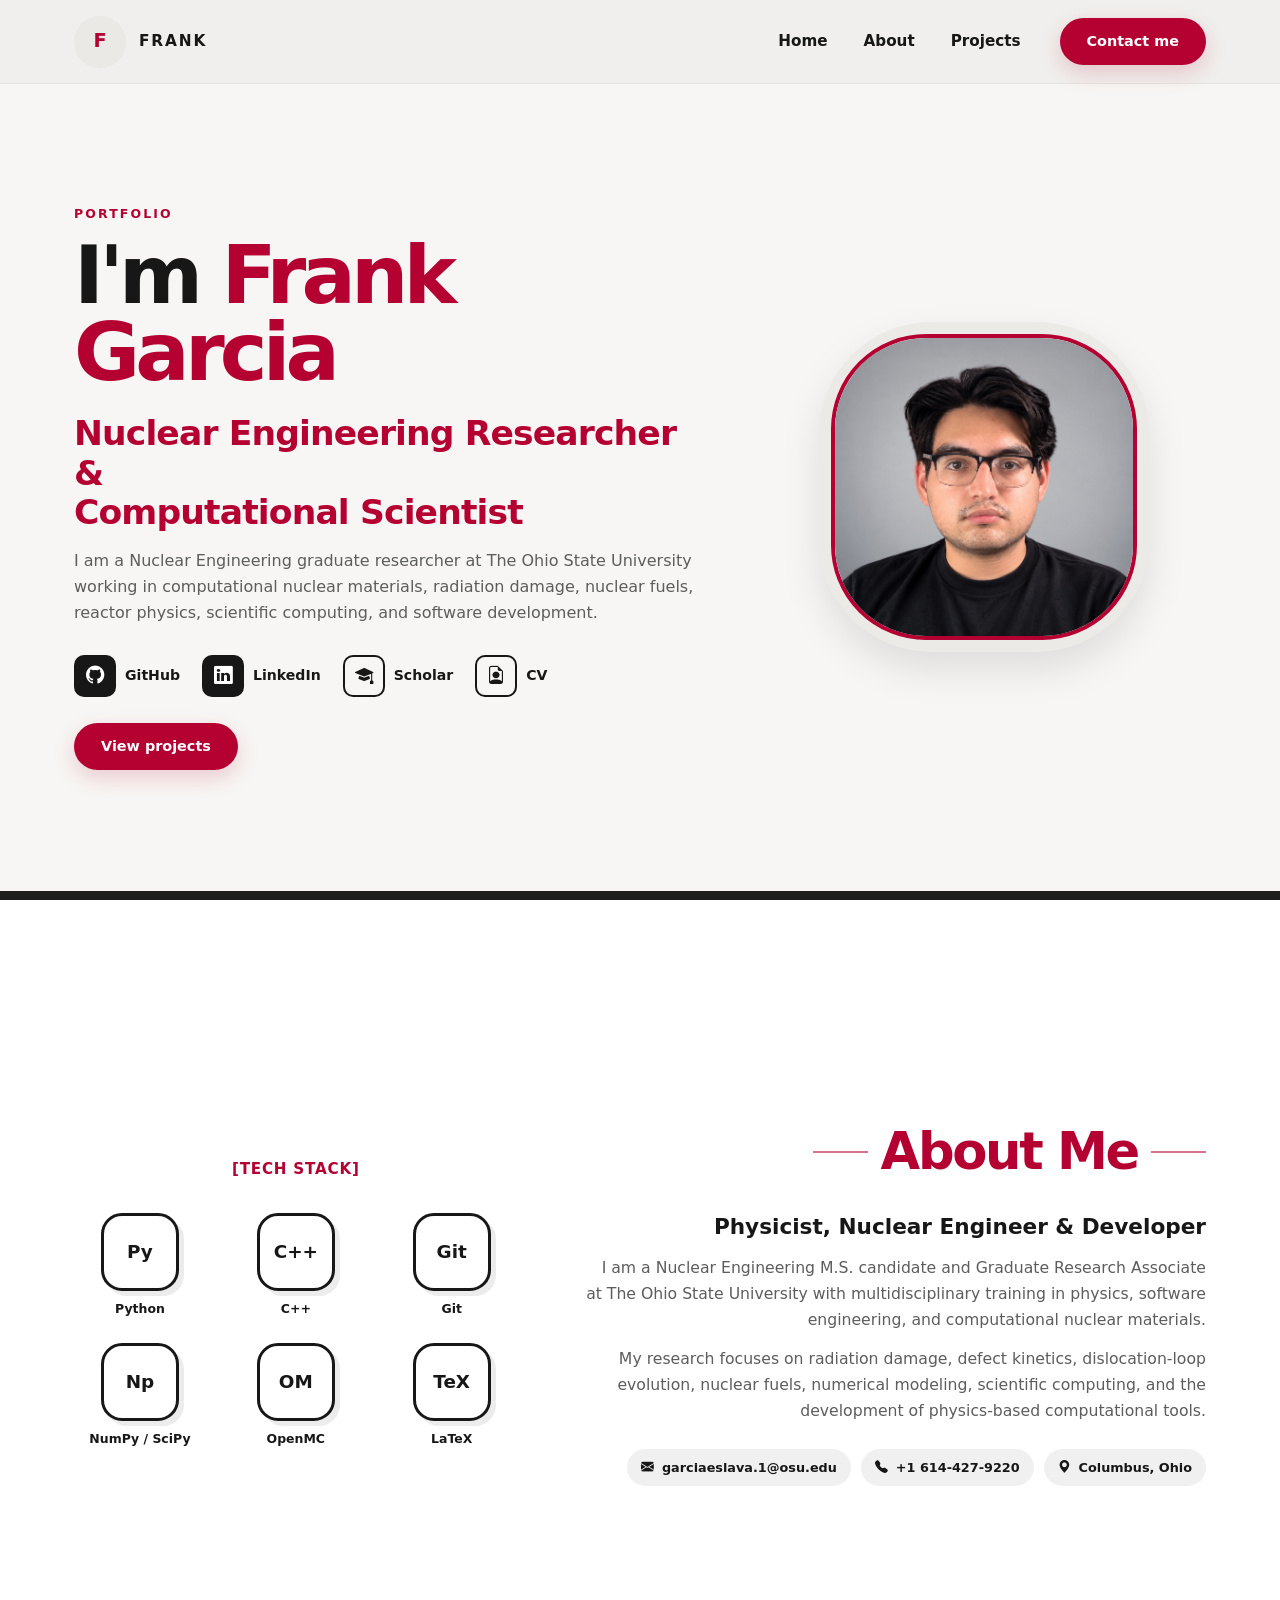
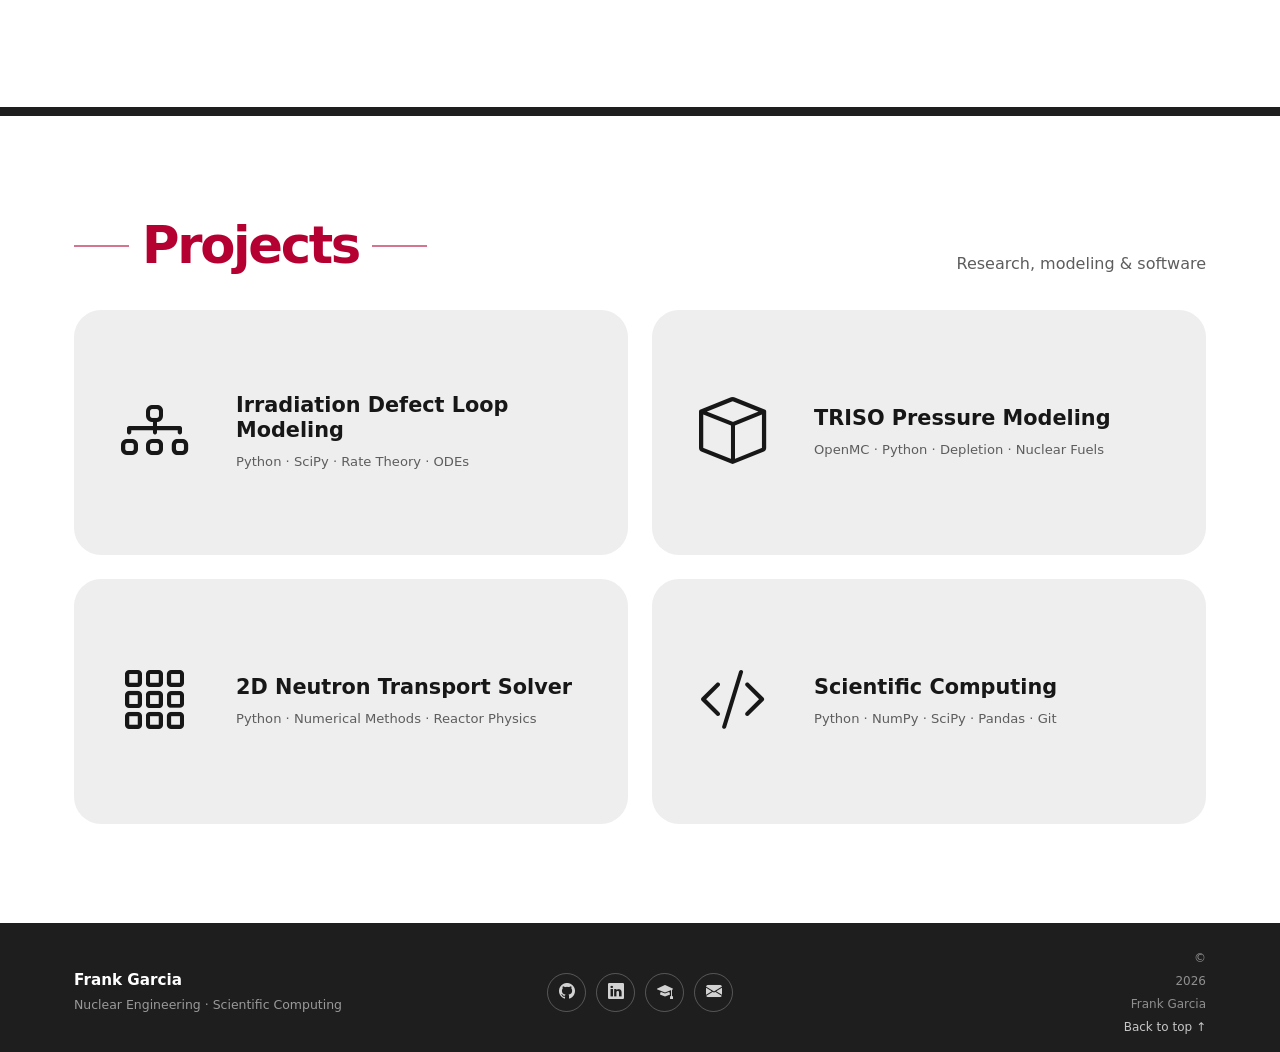
<file: index.html>
<!DOCTYPE html>
<html lang="en">

<head>
  <meta charset="UTF-8">

  <meta
    name="viewport"
    content="width=device-width, initial-scale=1.0"
  >

  <!-- Primary SEO -->
  <title>
    Frank Garcia | Nuclear Engineering Researcher & Computational Scientist
  </title>

  <meta
    name="description"
    content="Frank Garcia is a Nuclear Engineering M.S. researcher at The Ohio State University working in computational nuclear materials, radiation damage, defect kinetics, nuclear fuels, reactor physics, and scientific computing."
  >

  <meta name="author" content="Frank Garcia">

  <!-- Optional keywords.
       Search engines such as Google generally do not use this
       for ranking, but it does not hurt to keep it descriptive. -->
  <meta
    name="keywords"
    content="
      Frank Garcia,
      Frank Garcia nuclear engineering,
      Frank Garcia Ohio State,
      nuclear engineering,
      computational nuclear engineering,
      computational nuclear materials,
      nuclear materials,
      radiation damage,
      irradiation damage,
      defect kinetics,
      dislocation loops,
      rate theory,
      nuclear fuels,
      TRISO fuel,
      OpenMC,
      reactor physics,
      neutron transport,
      scientific computing,
      physics,
      Python
    "
  >

  <!-- Tell search engines they can index the site -->
  <meta
    name="robots"
    content="index, follow"
  >

  <!-- Canonical page -->
  <link
    rel="canonical"
    href="https://worfran.github.io/"
  >


  <!-- ==========================================
       SOCIAL / SEARCH PREVIEW
  =========================================== -->

  <meta
    property="og:title"
    content="Frank Garcia | Nuclear Engineering Researcher"
  >

  <meta
    property="og:description"
    content="Portfolio of Frank Garcia — nuclear engineering, computational materials, radiation damage, nuclear fuels, and scientific computing."
  >

  <meta
    property="og:type"
    content="website"
  >

  <meta
    property="og:url"
    content="https://worfran.github.io/"
  >


  <!-- ==========================================
       STRUCTURED DATA
  =========================================== -->

  <script type="application/ld+json">
  {
    "@context": "https://schema.org",
    "@type": "Person",
    "name": "Frank Garcia",
    "url": "https://worfran.github.io/",
    "jobTitle": "Graduate Research Associate",
    "affiliation": {
      "@type": "CollegeOrUniversity",
      "name": "The Ohio State University"
    },
    "sameAs": [
      "https://github.com/Worfran",
      "https://www.linkedin.com/in/frank-garcia-nuclear",
      "https://scholar.google.com/citations?user=GPXcppIAAAAJ&hl=en"
    ],
    "knowsAbout": [
      "Nuclear Engineering",
      "Computational Nuclear Materials",
      "Radiation Damage",
      "Defect Kinetics",
      "Rate Theory",
      "Nuclear Fuels",
      "TRISO Fuel",
      "Reactor Physics",
      "Neutron Transport",
      "Scientific Computing",
      "Python",
      "OpenMC"
    ]
  }
  </script>


  <!-- Bootstrap -->
  <link
    href="https://cdn.jsdelivr.net/npm/bootstrap@5.3.8/dist/css/bootstrap.min.css"
    rel="stylesheet"
  >

  <link
    rel="stylesheet"
    href="https://cdn.jsdelivr.net/npm/bootstrap-icons@1.11.3/font/bootstrap-icons.min.css"
  >

  <!-- Custom CSS -->
  <link
    rel="stylesheet"
    href="styles.css"
  >

</head>


<body>


<!-- =========================================================
     NAVBAR
========================================================= -->

<header class="site-header sticky-top">

  <nav class="navbar navbar-expand-lg">

    <div class="container portfolio-container">

      <a class="navbar-brand brand" href="#home">

        <span class="brand-mark">
          F
        </span>

        <span class="brand-text">
          FRANK
        </span>

      </a>


      <button
        class="navbar-toggler"
        type="button"
        data-bs-toggle="collapse"
        data-bs-target="#navbarMenu"
        aria-controls="navbarMenu"
        aria-expanded="false"
        aria-label="Toggle navigation"
      >
        <span class="navbar-toggler-icon"></span>
      </button>


      <div
        class="collapse navbar-collapse"
        id="navbarMenu"
      >

        <ul class="navbar-nav ms-auto align-items-lg-center">

          <li class="nav-item">
            <a class="nav-link" href="#home">
              Home
            </a>
          </li>

          <li class="nav-item">
            <a class="nav-link" href="#about">
              About
            </a>
          </li>

          <li class="nav-item">
            <a class="nav-link" href="#projects">
              Projects
            </a>
          </li>

          <li class="nav-item nav-contact">

            <a
              class="btn btn-main btn-contact"
              href="mailto:garciaeslava.1@osu.edu"
            >
              Contact me
            </a>

          </li>

        </ul>

      </div>

    </div>

  </nav>

</header>



<main>


<!-- =========================================================
     HOME
========================================================= -->

<section
  id="home"
  class="page-section hero"
>

  <div class="container portfolio-container">

    <div class="row align-items-center g-5">


      <!-- HERO TEXT -->

      <div class="col-lg-7">

        <p class="eyebrow">
          PORTFOLIO
        </p>


        <h1>
          I'm <span>Frank Garcia</span>
        </h1>


        <h2>
          Nuclear Engineering Researcher &amp;<br>
          Computational Scientist
        </h2>


        <p class="hero-text">
          I am a Nuclear Engineering graduate researcher at The Ohio State
          University working in computational nuclear materials, radiation
          damage, nuclear fuels, reactor physics, scientific computing,
          and software development.
        </p>



        <!-- SOCIAL LINKS -->

        <div class="social-row">


          <a
            class="social-link"
            href="https://github.com/Worfran"
            target="_blank"
            rel="noreferrer"
          >
            <span class="social-icon">
              <i class="bi bi-github"></i>
            </span>

            <span>GitHub</span>
          </a>


          <a
            class="social-link"
            href="https://www.linkedin.com/in/frank-garcia-nuclear"
            target="_blank"
            rel="noreferrer"
          >
            <span class="social-icon">
              <i class="bi bi-linkedin"></i>
            </span>

            <span>LinkedIn</span>
          </a>


          <a
            class="social-link"
            href="https://scholar.google.com/citations?user=GPXcppIAAAAJ&hl=en"
            target="_blank"
            rel="noreferrer"
          >
            <span class="social-icon social-icon-outline">
              <i class="bi bi-mortarboard-fill"></i>
            </span>

            <span>Scholar</span>
          </a>


          <a
            class="social-link"
            href="assets/Frank_CV.pdf"
            target="_blank"
            rel="noreferrer"
          >
            <span class="social-icon social-icon-outline">
              <i class="bi bi-file-earmark-person"></i>
            </span>

            <span>CV</span>
          </a>


        </div>


        <a
          href="#projects"
          class="btn btn-main"
        >
          View projects
        </a>

      </div>



      <!-- =================================================
           HERO ILLUSTRATION
           Inline SVG so no external avatar file is needed.
      ================================================== -->

      <div class="col-lg-5">
        <div class="hero-visual">

          <div class="profile-shell">

            <div class="profile-ring">

              <img
                src="assets/frank-profile.jpeg"
                alt="Frank Garcia"
                class="profile-photo"
              >

            </div>

          </div>

        </div>
      </div>


    </div>

  </div>

</section>



<!-- =========================================================
     ABOUT
========================================================= -->

<section
  id="about"
  class="page-section about"
>

  <div class="container portfolio-container">

    <div class="row align-items-center g-5">


      <!-- =================================================
           TECH STACK
      ================================================== -->

      <div class="col-lg-5">

        <div class="tech-panel">

          <p class="section-kicker">
            [TECH STACK]
          </p>


          <div class="row g-4">


            <div class="col-4">

              <div class="tech">

                <div class="tech-logo">
                  Py
                </div>

                <span>Python</span>

              </div>

            </div>


            <div class="col-4">

              <div class="tech">

                <div class="tech-logo">
                  C++
                </div>

                <span>C++</span>

              </div>

            </div>


            <div class="col-4">

              <div class="tech">

                <div class="tech-logo">
                  Git
                </div>

                <span>Git</span>

              </div>

            </div>


            <div class="col-4">

              <div class="tech">

                <div class="tech-logo">
                  Np
                </div>

                <span>NumPy / SciPy</span>

              </div>

            </div>


            <div class="col-4">

              <div class="tech">

                <div class="tech-logo">
                  OM
                </div>

                <span>OpenMC</span>

              </div>

            </div>


            <div class="col-4">

              <div class="tech">

                <div class="tech-logo">
                  TeX
                </div>

                <span>LaTeX</span>

              </div>

            </div>


          </div>

        </div>

      </div>



      <!-- =================================================
           ABOUT TEXT
      ================================================== -->

      <div class="col-lg-7">

        <div class="about-copy">


          <div class="section-title-row section-title-right">

            <span class="title-line"></span>

            <h2>
              About Me
            </h2>

            <span class="title-line"></span>

          </div>


          <h3>
            Physicist, Nuclear Engineer &amp; Developer
          </h3>


          <p>

            I am a Nuclear Engineering M.S. candidate and
            Graduate Research Associate at The Ohio State University
            with multidisciplinary training in physics, software
            engineering, and computational nuclear materials.

          </p>


          <p>

            My research focuses on radiation damage, defect kinetics,
            dislocation-loop evolution, nuclear fuels, numerical
            modeling, scientific computing, and the development of
            physics-based computational tools.

          </p>



          <!-- CONTACT -->

          <div class="contact-row">


            <a
              href="mailto:garciaeslava.1@osu.edu"
              class="contact-pill"
            >

              <i class="bi bi-envelope-fill"></i>

              garciaeslava.1@osu.edu

            </a>


            <a
              href="tel:+16144279220"
              class="contact-pill"
            >

              <i class="bi bi-telephone-fill"></i>

              +1 614-427-9220

            </a>


            <span class="contact-pill">

              <i class="bi bi-geo-alt-fill"></i>

              Columbus, Ohio

            </span>


          </div>


        </div>

      </div>


    </div>

  </div>

</section>



<!-- =========================================================
     PROJECTS
========================================================= -->

<section
  id="projects"
  class="page-section projects"
>

  <div class="container portfolio-container">


    <!-- HEADER -->

    <div class="projects-header">

      <div class="section-title-row">

        <span class="title-line"></span>

        <h2>
          Projects
        </h2>

        <span class="title-line"></span>

      </div>


      <p>
        Research, modeling &amp; software
      </p>

    </div>



    <div class="row g-4">


      <!-- =================================================
           PROJECT 1
      ================================================== -->

      <div class="col-md-6">

        <article
          class="project-card"
          tabindex="0"
        >


          <!-- DEFAULT STATE -->

          <div class="project-summary">


            <div class="project-icon">
              <i class="bi bi-diagram-3"></i>
            </div>


            <div class="project-summary-copy">

              <h3>
                Irradiation Defect Loop Modeling
              </h3>

              <p>
                Python · SciPy · Rate Theory · ODEs
              </p>

            </div>


          </div>



          <!-- HOVER STATE -->

          <div class="project-details">

            <h3>
              Irradiation Defect Loop Modeling
            </h3>


            <p>

              Physics-based rate-theory modeling of
              irradiation-induced point defects and dislocation-loop
              evolution in uranium-based nuclear materials. The work
              combines stiff ODE systems, temperature-dependent defect
              kinetics, experimental TEM measurements, and nonlinear
              parameter estimation.

            </p>


            <!--
            When a publication/repository becomes public,
            add the corresponding button here:

            <div class="project-actions">

              <a
                class="project-link"
                href="YOUR_GITHUB_URL"
                target="_blank"
                rel="noreferrer"
              >
                <i class="bi bi-github"></i>
                GitHub
              </a>

              <a
                class="project-link"
                href="YOUR_PUBLICATION_URL"
                target="_blank"
                rel="noreferrer"
              >
                <i class="bi bi-file-earmark-text"></i>
                Publication
              </a>

            </div>
            -->

          </div>


        </article>

      </div>



      <!-- =================================================
           PROJECT 2
      ================================================== -->

      <div class="col-md-6">

        <article
          class="project-card"
          tabindex="0"
        >


          <div class="project-summary">


            <div class="project-icon">
              <i class="bi bi-box"></i>
            </div>


            <div class="project-summary-copy">

              <h3>
                TRISO Pressure Modeling
              </h3>

              <p>
                OpenMC · Python · Depletion · Nuclear Fuels
              </p>

            </div>


          </div>



          <div class="project-details">

            <h3>
              TRISO Pressure Modeling
            </h3>


            <p>

              Computational modeling of internal pressure buildup
              in TRISO fuel particles caused by helium and
              fission-gas production. OpenMC depletion calculations
              are coupled with gas-inventory and thermodynamic
              calculations to study pressure evolution during
              irradiation and post-irradiation cooling.

            </p>


            <!--
            Optional links go here when available.
            -->


          </div>


        </article>

      </div>



      <!-- =================================================
           PROJECT 3
      ================================================== -->

      <div class="col-md-6">

        <article
          class="project-card"
          tabindex="0"
        >


          <div class="project-summary">


            <div class="project-icon">
              <i class="bi bi-grid-3x3-gap"></i>
            </div>


            <div class="project-summary-copy">

              <h3>
                2D Neutron Transport Solver
              </h3>

              <p>
                Python · Numerical Methods · Reactor Physics
              </p>

            </div>


          </div>



          <div class="project-details">

            <h3>
              2D Neutron Transport Solver
            </h3>


            <p>

              Development of a two-dimensional one-group neutron
              transport solver for reactor-physics calculations,
              including numerical discretization, transport boundary
              conditions, matrix construction, numerical solution,
              and verification.

            </p>


            <!--
            Optional GitHub link can go here.
            -->


          </div>


        </article>

      </div>



      <!-- =================================================
           PROJECT 4
      ================================================== -->

      <div class="col-md-6">

        <article
          class="project-card"
          tabindex="0"
        >


          <div class="project-summary">


            <div class="project-icon">
              <i class="bi bi-code-slash"></i>
            </div>


            <div class="project-summary-copy">

              <h3>
                Scientific Computing
              </h3>

              <p>
                Python · NumPy · SciPy · Pandas · Git
              </p>

            </div>


          </div>



          <div class="project-details">

            <h3>
              Scientific Computing &amp; Data Analysis
            </h3>


            <p>

              Development of scientific-computing tools for numerical
              simulation, data processing, visualization, parameter
              estimation, optimization, and reproducible computational
              workflows across physics and nuclear engineering
              applications.

            </p>


            <!--
            Use this when you have a specific repository:

            <div class="project-actions">

              <a
                class="project-link"
                href="YOUR_REPOSITORY_URL"
                target="_blank"
                rel="noreferrer"
              >
                <i class="bi bi-github"></i>
                GitHub
              </a>

            </div>
            -->


          </div>


        </article>

      </div>


    </div>

  </div>

</section>


</main>



<!-- =========================================================
     FOOTER
========================================================= -->

<footer class="site-footer">

  <div class="container portfolio-container">

    <div class="footer-content">


      <div>

        <strong>
          Frank Garcia
        </strong>

        <p>
          Nuclear Engineering · Scientific Computing
        </p>

      </div>



      <div class="footer-links">


        <a
          href="https://github.com/Worfran"
          target="_blank"
          rel="noreferrer"
          aria-label="GitHub"
        >
          <i class="bi bi-github"></i>
        </a>


        <a
          href="https://www.linkedin.com/in/frank-garcia-nuclear"
          target="_blank"
          rel="noreferrer"
          aria-label="LinkedIn"
        >
          <i class="bi bi-linkedin"></i>
        </a>


        <a
          href="https://scholar.google.com/citations?user=GPXcppIAAAAJ&hl=en"
          target="_blank"
          rel="noreferrer"
          aria-label="Google Scholar"
        >
          <i class="bi bi-mortarboard-fill"></i>
        </a>


        <a
          href="mailto:garciaeslava.1@osu.edu"
          aria-label="Email"
        >
          <i class="bi bi-envelope-fill"></i>
        </a>


      </div>



      <div class="footer-copyright">

        © <span id="year"></span> Frank Garcia

        <a href="#home">
          Back to top ↑
        </a>

      </div>


    </div>

  </div>

</footer>



<!-- Bootstrap JS -->
<script
  src="https://cdn.jsdelivr.net/npm/bootstrap@5.3.8/dist/js/bootstrap.bundle.min.js"
></script>


<script>

  document.getElementById("year").textContent =
    new Date().getFullYear();


  /*
   * Close mobile menu after selecting a navigation link.
   */

  const navbarMenu =
    document.getElementById("navbarMenu");


  document
    .querySelectorAll("#navbarMenu .nav-link")
    .forEach((link) => {

      link.addEventListener("click", () => {

        if (navbarMenu.classList.contains("show")) {

          bootstrap.Collapse
            .getOrCreateInstance(navbarMenu)
            .hide();

        }

      });

    });

</script>


</body>

</html>
</file>
<file: styles.css>
/* ==========================================================
   VARIABLES
========================================================== */

:root {

  --accent: #b50032;
  --accent-dark: #870026;

  --ink: #171717;
  --muted: #5d5d5d;

  --paper: #f7f6f4;
  --white: #ffffff;

  --card: #eeeeee;
  --light-border: #dedede;

  --dark: #1e1e1e;

  --nav-height: 84px;

  /*
   * This restores approximately the width of the
   * ORIGINAL version you preferred.
   */
  --portfolio-width: 1180px;

}



/* ==========================================================
   RESET / BOOTSTRAP OVERRIDES
========================================================== */

html {

  scroll-behavior: smooth;

  scroll-padding-top:
    var(--nav-height);

}


body {

  margin: 0;

  color:
    var(--ink);

  background:
    var(--dark);

  font-family:
    Inter,
    ui-sans-serif,
    system-ui,
    -apple-system,
    BlinkMacSystemFont,
    "Segoe UI",
    sans-serif;

  overflow-x:
    hidden;

}


/*
 * IMPORTANT
 *
 * Bootstrap normally makes <a> elements blue.
 * We override that globally here.
 */

a,
a:visited {

  color:
    inherit;

  text-decoration:
    none;

}


a:hover {

  color:
    inherit;

}



/* ==========================================================
   PORTFOLIO WIDTH
========================================================== */

/*
 * Bootstrap's normal .container becomes too wide on your
 * monitor.
 *
 * This brings back the horizontal margins from the first
 * version.
 */

.portfolio-container {

  width:
    100%;

  max-width:
    var(--portfolio-width) !important;

  padding-left:
    24px;

  padding-right:
    24px;

}



/* ==========================================================
   NAVBAR
========================================================== */

.site-header {

  height:
    var(--nav-height);

  background:
    rgba(247, 246, 244, 0.97);

  border-bottom:
    1px solid
    rgba(0, 0, 0, 0.05);

  backdrop-filter:
    blur(12px);

}


.navbar {

  height:
    100%;

  padding:
    0;

}


.navbar-brand {

  padding:
    0;

  margin:
    0;

}


.brand {

  display:
    flex;

  align-items:
    center;

  gap:
    13px;

}


.brand-mark {

  width:
    52px;

  height:
    52px;

  display:
    grid;

  place-items:
    center;

  border-radius:
    50%;

  background:
    #ebe9e6;

  color:
    var(--accent);

  font-size:
    1.2rem;

  font-weight:
    900;

}


.brand-text {

  color:
    var(--ink);

  font-size:
    0.96rem;

  font-weight:
    800;

  letter-spacing:
    0.12em;

}


.navbar-nav {

  gap:
    10px;

}


.nav-link {

  position:
    relative;

  padding:
    12px 13px !important;

  color:
    var(--ink) !important;

  font-size:
    0.95rem;

  font-weight:
    650;

}


.nav-link::after {

  content:
    "";

  position:
    absolute;

  left:
    13px;

  bottom:
    5px;

  width:
    0;

  height:
    2px;

  background:
    var(--accent);

  transition:
    width 0.2s ease;

}


.nav-link:hover::after {

  width:
    calc(100% - 26px);

}


.nav-contact {

  margin-left:
    16px;

}


.btn-main {

  padding:
    13px 27px;

  border:
    0;

  border-radius:
    999px;

  background:
    var(--accent);

  color:
    white !important;

  font-size:
    0.9rem;

  font-weight:
    800;

  box-shadow:
    0 8px 22px
    rgba(181, 0, 50, 0.18);

  transition:
    background 0.2s ease,
    transform 0.2s ease,
    box-shadow 0.2s ease;

}


.btn-main:hover,
.btn-main:focus {

  background:
    var(--accent-dark);

  color:
    white !important;

  transform:
    translateY(-2px);

  box-shadow:
    0 11px 28px
    rgba(181, 0, 50, 0.24);

}



/* ==========================================================
   FULL SCREEN SECTIONS
========================================================== */

/*
 * Every page fills at least one browser viewport.
 *
 * If content ever becomes taller, it is allowed to grow
 * rather than being clipped.
 */

.page-section {

  min-height:
    calc(
      100vh -
      var(--nav-height)
    );

  display:
    flex;

  align-items:
    center;

  border-bottom:
    9px solid
    var(--dark);

  scroll-margin-top:
    var(--nav-height);

}



/* ==========================================================
   HERO
========================================================== */

.hero {

  background:
    var(--paper);

}


.eyebrow {

  margin:
    0 0 14px;

  color:
    var(--accent);

  font-size:
    0.78rem;

  font-weight:
    900;

  letter-spacing:
    0.17em;

}


.hero h1 {

  margin:
    0;

  color:
    var(--ink);

  font-size:
    clamp(
      3.7rem,
      6.3vw,
      5.8rem
    );

  font-weight:
    750;

  line-height:
    0.95;

  letter-spacing:
    -0.06em;

}


.hero h1 span {

  color:
    var(--accent);

}


.hero h2 {

  margin:
    24px 0 15px;

  color:
    var(--accent);

  font-size:
    clamp(
      1.6rem,
      2.7vw,
      2.2rem
    );

  font-weight:
    750;

  line-height:
    1.14;

  letter-spacing:
    -0.025em;

}


.hero-text {

  max-width:
    670px;

  margin:
    0;

  color:
    var(--muted);

  font-size:
    1rem;

  line-height:
    1.65;

}



/* ==========================================================
   HERO SOCIAL LINKS
========================================================== */

.social-row {

  display:
    flex;

  flex-wrap:
    wrap;

  align-items:
    center;

  gap:
    22px;

  margin:
    28px 0 26px;

}


.social-link,
.social-link:visited {

  display:
    flex;

  align-items:
    center;

  gap:
    9px;

  color:
    var(--ink);

  font-size:
    0.88rem;

  font-weight:
    700;

  transition:
    color 0.2s ease,
    transform 0.2s ease;

}


.social-link:hover {

  color:
    var(--accent);

  transform:
    translateY(-2px);

}


.social-icon {

  width:
    42px;

  height:
    42px;

  display:
    grid;

  place-items:
    center;

  border-radius:
    10px;

  background:
    var(--ink);

  color:
    white;

  font-size:
    1.15rem;

  transition:
    background 0.2s ease,
    border-color 0.2s ease,
    color 0.2s ease;

}


.social-icon-outline {

  background:
    transparent;

  color:
    var(--ink);

  border:
    2px solid
    var(--ink);

}


.social-link:hover
.social-icon {

  background:
    var(--accent);

  border-color:
    var(--accent);

  color:
    white;

}



/* ==========================================================
   NEW HERO AVATAR
========================================================== */

.hero-visual {

  display:
    flex;

  justify-content:
    center;

  align-items:
    center;

}


.research-avatar {

  width:
    min(
      100%,
      445px
    );

  height:
    auto;

  filter:
    drop-shadow(
      0 20px 24px
      rgba(0, 0, 0, 0.08)
    );

}


.avatar-background {

  fill:
    #eceae7;

}


.avatar-primary {

  fill:
    var(--accent);

}


.avatar-face {

  fill:
    #f7f6f4;

  stroke:
    var(--accent);

  stroke-width:
    7px;

}


.avatar-line {

  fill:
    none;

  stroke:
    var(--accent);

  stroke-width:
    6px;

  stroke-linecap:
    round;

  stroke-linejoin:
    round;

}


.avatar-decoration {

  stroke-width:
    5px;

}


.avatar-laptop {

  fill:
    #f7f6f4;

  stroke:
    var(--accent);

  stroke-width:
    7px;

}


.avatar-small-atom {

  stroke-width:
    4px;

}



/* ==========================================================
   ABOUT
========================================================== */

.about {

  background:
    var(--white);

}


.tech-panel {

  max-width:
    480px;

}


.section-kicker {

  margin:
    0 0 32px;

  color:
    var(--accent);

  font-size:
    0.95rem;

  font-weight:
    900;

  letter-spacing:
    0.05em;

  text-align:
    center;

}


.tech {

  display:
    flex;

  flex-direction:
    column;

  align-items:
    center;

  gap:
    9px;

  color:
    var(--ink);

  font-size:
    0.78rem;

  font-weight:
    700;

  text-align:
    center;

}


.tech-logo {

  width:
    78px;

  height:
    78px;

  display:
    grid;

  place-items:
    center;

  border:
    3px solid
    var(--ink);

  border-radius:
    21px;

  background:
    white;

  color:
    var(--ink);

  font-size:
    1.15rem;

  font-weight:
    900;

  box-shadow:
    5px 5px 0
    #ececec;

  transition:
    transform 0.2s ease,
    color 0.2s ease,
    border-color 0.2s ease;

}


.tech:hover
.tech-logo {

  transform:
    translateY(-4px);

  color:
    var(--accent);

  border-color:
    var(--accent);

}



/* ==========================================================
   SECTION TITLES
========================================================== */

.section-title-row {

  display:
    flex;

  align-items:
    center;

  gap:
    13px;

}


.section-title-right {

  justify-content:
    flex-end;

}


.section-title-row h2 {

  margin:
    0;

  color:
    var(--accent);

  font-size:
    clamp(
      2.4rem,
      4vw,
      3.2rem
    );

  font-weight:
    750;

  letter-spacing:
    -0.045em;

}


.title-line {

  width:
    55px;

  height:
    2px;

  background:
    var(--accent);

  opacity:
    0.55;

}



/* ==========================================================
   ABOUT TEXT
========================================================== */

.about-copy {

  text-align:
    right;

}


.about-copy h3 {

  margin:
    31px 0 16px;

  color:
    var(--ink);

  font-size:
    1.35rem;

  font-weight:
    750;

}


.about-copy p {

  max-width:
    620px;

  margin:
    0 0 13px auto;

  color:
    var(--muted);

  font-size:
    0.98rem;

  line-height:
    1.65;

}


.contact-row {

  display:
    flex;

  justify-content:
    flex-end;

  flex-wrap:
    wrap;

  gap:
    10px;

  margin-top:
    25px;

}


.contact-pill,
.contact-pill:visited {

  display:
    inline-flex;

  align-items:
    center;

  gap:
    8px;

  padding:
    9px 14px;

  border-radius:
    999px;

  background:
    #f0f0f0;

  color:
    var(--ink);

  font-size:
    0.8rem;

  font-weight:
    700;

  transition:
    transform 0.2s ease,
    background 0.2s ease,
    color 0.2s ease;

}


a.contact-pill:hover {

  transform:
    translateY(-2px);

  background:
    var(--accent);

  color:
    white;

}



/* ==========================================================
   PROJECTS
========================================================== */

.projects {

  background:
    white;

}


.projects-header {

  display:
    flex;

  justify-content:
    space-between;

  align-items:
    flex-end;

  gap:
    24px;

  margin-bottom:
    34px;

}


.projects-header p {

  margin:
    0;

  color:
    var(--muted);

  font-size:
    1rem;

}



/* ==========================================================
   PROJECT CARD
========================================================== */

.project-card {

  position:
    relative;

  height:
    245px;

  overflow:
    hidden;

  border:
    0;

  border-radius:
    27px;

  background:
    var(--card);

  color:
    var(--ink);

  cursor:
    pointer;

  outline:
    none;

  transition:
    background 0.28s ease,
    color 0.28s ease,
    transform 0.28s ease,
    box-shadow 0.28s ease;

}



/* DEFAULT CARD */

.project-summary {

  position:
    absolute;

  inset:
    0;

  display:
    grid;

  grid-template-columns:
    108px
    minmax(0, 1fr);

  align-items:
    center;

  gap:
    24px;

  padding:
    30px;

  opacity:
    1;

  transition:
    opacity 0.2s ease,
    transform 0.28s ease;

}


.project-icon {

  width:
    100px;

  height:
    100px;

  display:
    grid;

  place-items:
    center;

  color:
    var(--ink);

  font-size:
    4.2rem;

  transition:
    color 0.25s ease;

}


.project-summary-copy {

  min-width:
    0;

}


.project-summary h3 {

  margin:
    0 0 9px;

  color:
    var(--ink);

  font-size:
    1.3rem;

  font-weight:
    750;

  line-height:
    1.2;

}


.project-summary p {

  margin:
    0;

  color:
    var(--muted);

  font-size:
    0.82rem;

}



/* ==========================================================
   HOVER DESCRIPTION
========================================================== */

.project-details {

  position:
    absolute;

  inset:
    0;

  display:
    flex;

  flex-direction:
    column;

  justify-content:
    center;

  padding:
    32px 38px;

  opacity:
    0;

  transform:
    translateY(16px);

  pointer-events:
    none;

  transition:
    opacity 0.28s ease,
    transform 0.28s ease;

}


.project-details h3 {

  margin:
    0 0 12px;

  color:
    white;

  font-size:
    1.4rem;

  font-weight:
    750;

}


.project-details p {

  max-width:
    500px;

  margin:
    0;

  color:
    rgba(255, 255, 255, 0.92);

  font-size:
    0.87rem;

  line-height:
    1.58;

}



/* ==========================================================
   PROJECT HOVER
========================================================== */

.project-card:hover,
.project-card:focus,
.project-card:focus-within {

  background:
    var(--accent);

  transform:
    translateY(-5px);

  box-shadow:
    0 18px 40px
    rgba(0, 0, 0, 0.15);

}


.project-card:hover
.project-summary,

.project-card:focus
.project-summary,

.project-card:focus-within
.project-summary {

  opacity:
    0;

  transform:
    translateY(-15px);

}


.project-card:hover
.project-details,

.project-card:focus
.project-details,

.project-card:focus-within
.project-details {

  opacity:
    1;

  transform:
    translateY(0);

  pointer-events:
    auto;

}



/* ==========================================================
   OPTIONAL PROJECT LINKS
========================================================== */

.project-actions {

  display:
    flex;

  flex-wrap:
    wrap;

  gap:
    10px;

  margin-top:
    18px;

}


.project-link,
.project-link:visited {

  display:
    inline-flex;

  align-items:
    center;

  gap:
    7px;

  padding:
    8px 16px;

  border:
    1.5px solid white;

  border-radius:
    999px;

  color:
    white;

  font-size:
    0.73rem;

  font-weight:
    800;

  transition:
    background 0.2s ease,
    color 0.2s ease,
    transform 0.2s ease;

}


.project-link:hover {

  transform:
    translateY(-1px);

  background:
    white;

  color:
    var(--accent);

}



/* ==========================================================
   FOOTER
========================================================== */

.site-footer {

  background:
    var(--dark);

  color:
    rgba(255, 255, 255, 0.82);

}


.footer-content {

  min-height:
    120px;

  display:
    grid;

  grid-template-columns:
    1fr auto 1fr;

  align-items:
    center;

  gap:
    30px;

}


.footer-content strong {

  display:
    block;

  margin-bottom:
    4px;

  color:
    white;

  font-size:
    0.95rem;

}


.footer-content p {

  margin:
    0;

  color:
    rgba(255, 255, 255, 0.55);

  font-size:
    0.78rem;

}


.footer-links {

  display:
    flex;

  align-items:
    center;

  justify-content:
    center;

  gap:
    10px;

}


.footer-links a,
.footer-links a:visited {

  width:
    39px;

  height:
    39px;

  display:
    grid;

  place-items:
    center;

  border:
    1px solid
    rgba(255, 255, 255, 0.25);

  border-radius:
    50%;

  color:
    rgba(255, 255, 255, 0.8);

  transition:
    background 0.2s ease,
    border-color 0.2s ease,
    color 0.2s ease;

}


.footer-links a:hover {

  border-color:
    var(--accent);

  background:
    var(--accent);

  color:
    white;

}


.footer-copyright {

  display:
    flex;

  flex-direction:
    column;

  align-items:
    flex-end;

  gap:
    5px;

  color:
    rgba(255, 255, 255, 0.5);

  font-size:
    0.75rem;

}


.footer-copyright a,
.footer-copyright a:visited {

  color:
    rgba(255, 255, 255, 0.75);

}


.footer-copyright a:hover {

  color:
    white;

}



/* ==========================================================
   TABLET
========================================================== */

@media (max-width: 991px) {

  .page-section {

    min-height:
      calc(
        100vh -
        var(--nav-height)
      );

    padding:
      65px 0;

  }


  .navbar-collapse {

    margin-top:
      12px;

    padding:
      18px;

    border-radius:
      18px;

    background:
      white;

    box-shadow:
      0 12px 30px
      rgba(0, 0, 0, 0.1);

  }


  .nav-contact {

    margin:
      10px 0 0;

  }


  .btn-contact {

    width:
      100%;

  }


  .hero-visual {

    margin-top:
      10px;

  }


  .research-avatar {

    max-width:
      340px;

  }


  .tech-panel {

    margin:
      auto;

  }


  .section-title-right {

    justify-content:
      flex-start;

  }


  .about-copy {

    text-align:
      left;

  }


  .about-copy p {

    margin-left:
      0;

  }


  .contact-row {

    justify-content:
      flex-start;

  }


  .footer-content {

    grid-template-columns:
      1fr;

    padding:
      30px 0;

    text-align:
      center;

  }


  .footer-copyright {

    align-items:
      center;

  }

}



/* ==========================================================
   MOBILE
========================================================== */

@media (max-width: 767px) {

  :root {

    --nav-height:
      72px;

  }


  .portfolio-container {

    padding-left:
      20px;

    padding-right:
      20px;

  }


  .brand-mark {

    width:
      44px;

    height:
      44px;

  }


  .hero h1 {

    font-size:
      clamp(
        3.4rem,
        17vw,
        5rem
      );

  }


  .hero h2 br {

    display:
      none;

  }


  .research-avatar {

    max-width:
      300px;

  }


  .tech-logo {

    width:
      66px;

    height:
      66px;

    border-radius:
      17px;

    font-size:
      1rem;

  }


  .projects-header {

    flex-direction:
      column;

    align-items:
      flex-start;

  }


  .project-card {

    height:
      255px;

  }


  .project-summary {

    grid-template-columns:
      75px
      minmax(0, 1fr);

    gap:
      18px;

    padding:
      24px;

  }


  .project-icon {

    width:
      70px;

    height:
      70px;

    font-size:
      3rem;

  }


  .project-details {

    padding:
      25px;

  }

}

/* ==========================================================
   FINAL PROFILE PHOTO OVERRIDE
   KEEP AT THE VERY END OF styles.css
========================================================== */

.hero-visual {
  display: flex !important;
  justify-content: center !important;
  align-items: center !important;

  width: 100% !important;
  height: auto !important;

  position: static !important;

  overflow: visible !important;
}


/* fixed-size outer frame */
.hero-visual .profile-shell {
  display: block !important;

  position: relative !important;

  width: 330px !important;
  height: 330px !important;

  min-width: 330px !important;
  max-width: 330px !important;

  min-height: 330px !important;
  max-height: 330px !important;

  flex: 0 0 330px !important;

  margin: 0 auto !important;

  padding: 12px !important;

  background: #eceae7 !important;

  border-radius: 34% !important;

  box-shadow:
    0 18px 40px rgba(0, 0, 0, 0.10) !important;

  overflow: hidden !important;
}


/* inner burgundy frame */
.hero-visual .profile-ring {
  display: block !important;

  position: relative !important;

  width: 100% !important;
  height: 100% !important;

  overflow: hidden !important;

  border: 4px solid var(--accent) !important;

  border-radius: 31% !important;

  background: white !important;
}


/* actual image */
.hero-visual .profile-ring .profile-photo {
  display: block !important;

  position: static !important;

  inset: auto !important;

  top: auto !important;
  right: auto !important;
  bottom: auto !important;
  left: auto !important;

  width: 100% !important;
  height: 100% !important;

  min-width: 0 !important;
  min-height: 0 !important;

  max-width: 100% !important;
  max-height: 100% !important;

  margin: 0 !important;
  padding: 0 !important;

  object-fit: cover !important;
  object-position: center center !important;

  border-radius: 27% !important;

  transform: none !important;

  float: none !important;
}


/* Tablet */
@media (max-width: 991px) {

  .hero-visual .profile-shell {
    width: 300px !important;
    height: 300px !important;

    min-width: 300px !important;
    max-width: 300px !important;

    min-height: 300px !important;
    max-height: 300px !important;

    flex-basis: 300px !important;
  }

}


/* Mobile */
@media (max-width: 767px) {

  .hero-visual .profile-shell {
    width: 250px !important;
    height: 250px !important;

    min-width: 250px !important;
    max-width: 250px !important;

    min-height: 250px !important;
    max-height: 250px !important;

    flex-basis: 250px !important;

    padding: 9px !important;
  }

}
</file>
